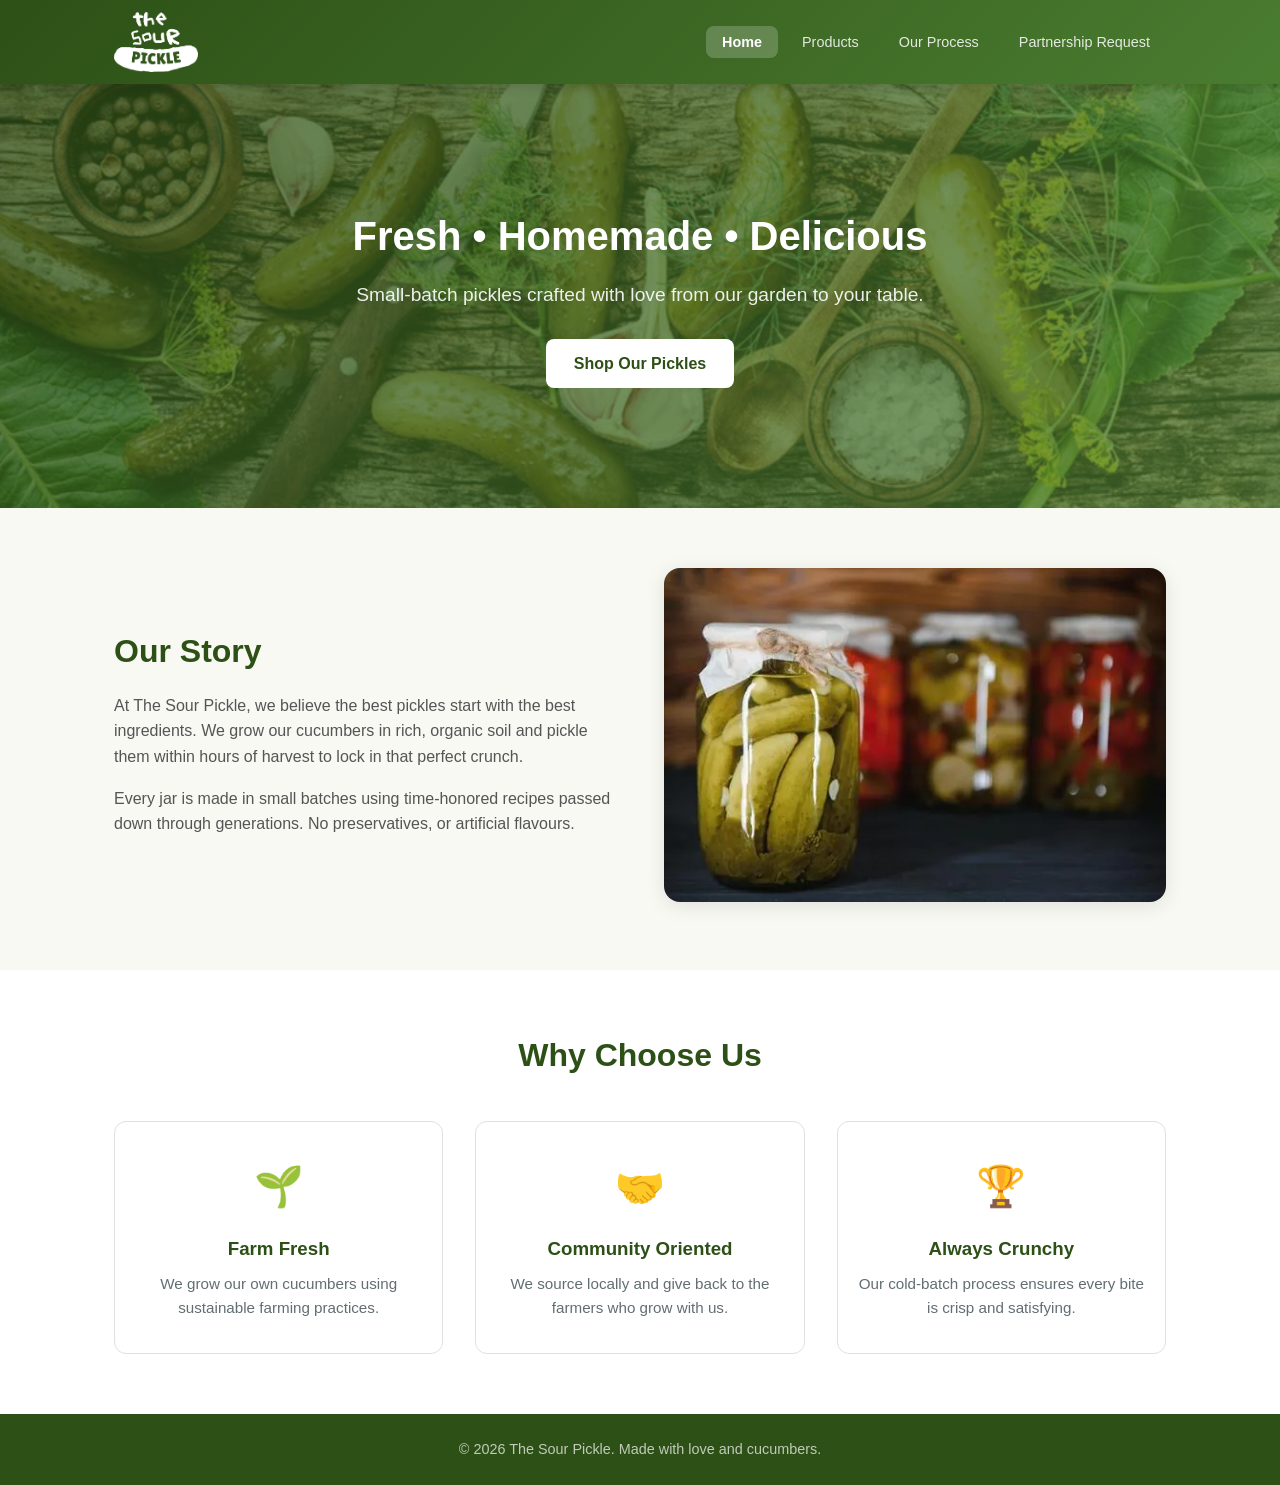
<file: index.html>
<!doctype html>
<html lang="en">
  <head>
    <meta charset="UTF-8" />
    <meta name="viewport" content="width=device-width, initial-scale=1.0" />
    <title>The Sour Pickle - Home</title>
    <link rel="stylesheet" href="style.css" />
  </head>
  <body>
    <header>
      <div class="container">
        <div class="logo">
          <a href="index.html"
            ><img src="media/logo.png" alt="The Sour Pickle" class="logo-img"
          /></a>
        </div>
        <nav>
          <ul>
            <li><a href="index.html" class="active">Home</a></li>
            <li><a href="products.html">Products</a></li>
            <li><a href="process.html">Our Process</a></li>
            <li><a href="contact.html">Partnership Request</a></li>
          </ul>
        </nav>
      </div>
    </header>

    <main>
      <section id="hero">
        <img
          src="media/header.webp"
          alt="The Sour Pickle banner"
          class="hero-bg"
        />
        <div class="container">
          <div class="hero-content">
            <h2>Fresh • Homemade • Delicious</h2>
            <p>
              Small-batch pickles crafted with love from our garden to your
              table.
            </p>
            <a href="products.html" class="btn">Shop Our Pickles</a>
          </div>
        </div>
      </section>

      <section id="about" class="section">
        <div class="container">
          <div class="about-grid">
            <div class="about-text">
              <h2>Our Story</h2>
              <p>
                At The Sour Pickle, we believe the best pickles start with the
                best ingredients. We grow our cucumbers in rich, organic soil
                and pickle them within hours of harvest to lock in that perfect
                crunch.
              </p>
              <p>
                Every jar is made in small batches using time-honored recipes
                passed down through generations. No preservatives, or artificial
                flavours.
              </p>
            </div>
            <div class="about-image">
              <img
                src="media/pickles.webp"
                alt="Our fresh pickles"
                class="about-img"
              />
            </div>
          </div>
        </div>
      </section>

      <section class="features section">
        <div class="container">
          <h2>Why Choose Us</h2>
          <div class="feature-grid">
            <div class="feature-card">
              <span class="feature-icon">🌱</span>
              <h3>Farm Fresh</h3>
              <p>
                We grow our own cucumbers using sustainable farming practices.
              </p>
            </div>
            <div class="feature-card">
              <span class="feature-icon">🤝</span>
              <h3>Community Oriented</h3>
              <p>
                We source locally and give back to the farmers who grow with us.
              </p>
            </div>
            <div class="feature-card">
              <span class="feature-icon">🏆</span>
              <h3>Always Crunchy</h3>
              <p>
                Our cold-batch process ensures every bite is crisp and
                satisfying.
              </p>
            </div>
          </div>
        </div>
      </section>
    </main>

    <footer>
      <div class="container">
        <p>&copy; 2026 The Sour Pickle. Made with love and cucumbers.</p>
      </div>
    </footer>

    <script src="script.js"></script>
  </body>
</html>
</file>
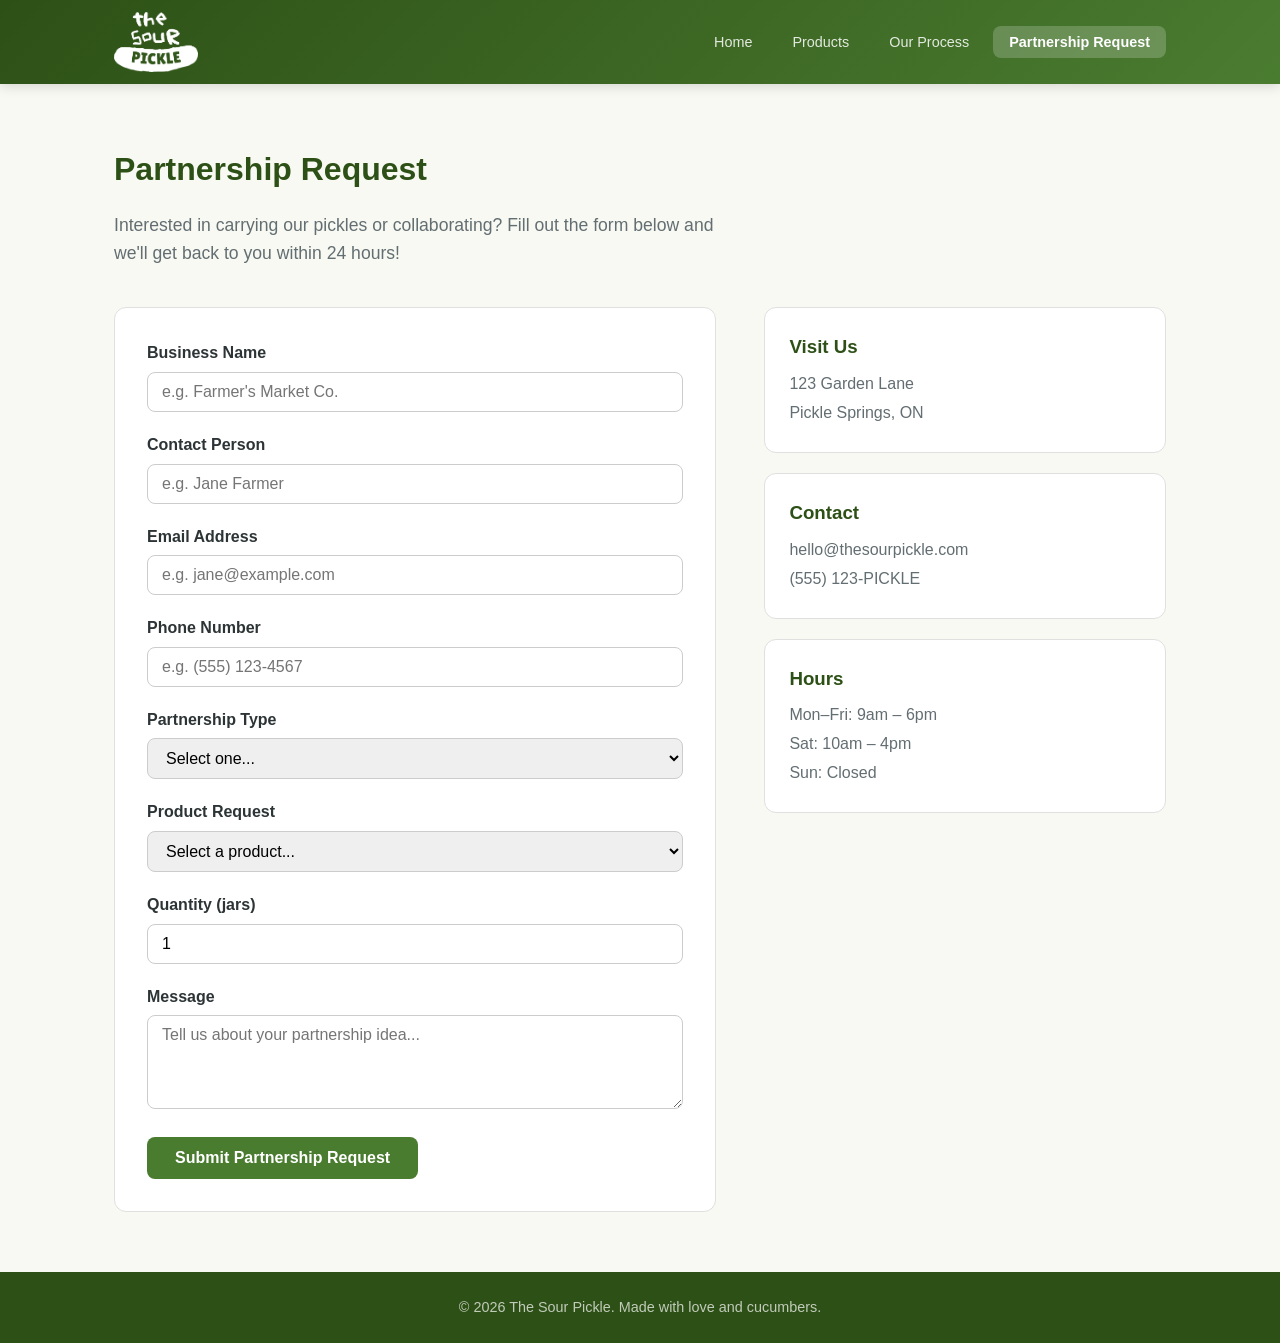
<file: contact.html>
<!DOCTYPE html>
<html lang="en">
<head>
  <meta charset="UTF-8">
  <meta name="viewport" content="width=device-width, initial-scale=1.0">
  <title>The Sour Pickle - Partnership Request</title>
  <link rel="stylesheet" href="style.css">
</head>
<body>
  <header>
    <div class="container">
      <div class="logo">
        <a href="index.html"><img src="media/logo.png" alt="The Sour Pickle" class="logo-img"></a>
      </div>
      <nav>
        <ul>
          <li><a href="index.html">Home</a></li>
          <li><a href="products.html">Products</a></li>
          <li><a href="process.html">Our Process</a></li>
          <li><a href="contact.html" class="active">Partnership Request</a></li>
        </ul>
      </nav>
    </div>
  </header>

  <main>
    <section class="section">
      <div class="container">
        <h2>Partnership Request</h2>
        <p class="section-subtitle">Interested in carrying our pickles or collaborating? Fill out the form below and we'll get back to you within 24 hours!</p>

        <div class="contact-grid">
          <div class="contact-form-container">
            <form id="partner-form">
              <div class="form-group">
                <label for="business-name">Business Name</label>
                <input type="text" id="business-name" name="business" required placeholder="e.g. Farmer's Market Co.">
              </div>

              <div class="form-group">
                <label for="customer-name">Contact Person</label>
                <input type="text" id="customer-name" name="name" required placeholder="e.g. Jane Farmer">
              </div>

              <div class="form-group">
                <label for="customer-email">Email Address</label>
                <input type="email" id="customer-email" name="email" required placeholder="e.g. jane@example.com">
              </div>

              <div class="form-group">
                <label for="customer-phone">Phone Number</label>
                <input type="tel" id="customer-phone" name="phone" placeholder="e.g. (555) 123-4567">
              </div>

              <div class="form-group">
                <label for="partner-type">Partnership Type</label>
                <select id="partner-type" name="type">
                  <option value="">Select one...</option>
                  <option value="Retail Partnership">Retail Partnership</option>
                  <option value="Wholesale Order">Wholesale Order</option>
                  <option value="Event Collaboration">Event Collaboration</option>
                  <option value="Catering Inquiry">Catering Inquiry</option>
                  <option value="Other">Other</option>
                </select>
              </div>

              <div class="form-group">
                <label for="product-select">Product Request</label>
                <select id="product-select" name="product">
                  <option value="">Select a product...</option>
                  <option value="Classic Dill">Classic Dill</option>
                  <option value="Pickled Cherry Tomatoes">Pickled Cherry Tomatoes</option>
                  <option value="Pickled Beets and Onions">Pickled Beets and Onions</option>
                  <option value="Pickled Daikon and Carrots">Pickled Daikon and Carrots</option>
                </select>
              </div>

              <div class="form-group">
                <label for="order-quantity">Quantity (jars)</label>
                <input type="number" id="order-quantity" name="quantity" min="1" max="50" value="1">
              </div>

              <div class="form-group">
                <label for="comments">Message</label>
                <textarea id="comments" name="comments" rows="4" placeholder="Tell us about your partnership idea..."></textarea>
              </div>

              <button type="submit" id="submit-partner" class="btn">Submit Partnership Request</button>
            </form>
          </div>

          <div class="contact-info">
            <div class="info-card">
              <h3>Visit Us</h3>
              <p>123 Garden Lane<br>Pickle Springs, ON</p>
            </div>
            <div class="info-card">
              <h3>Contact</h3>
              <p>hello@thesourpickle.com<br>(555) 123-PICKLE</p>
            </div>
            <div class="info-card">
              <h3>Hours</h3>
              <p>Mon–Fri: 9am – 6pm<br>Sat: 10am – 4pm<br>Sun: Closed</p>
            </div>
          </div>
        </div>

        <div id="confirmation-message" class="confirmation-hidden"></div>
      </div>
    </section>
  </main>

  <footer>
    <div class="container">
      <p>&copy; 2026 The Sour Pickle. Made with love and cucumbers.</p>
    </div>
  </footer>

  <script src="script.js"></script>
</body>
</html>
</file>
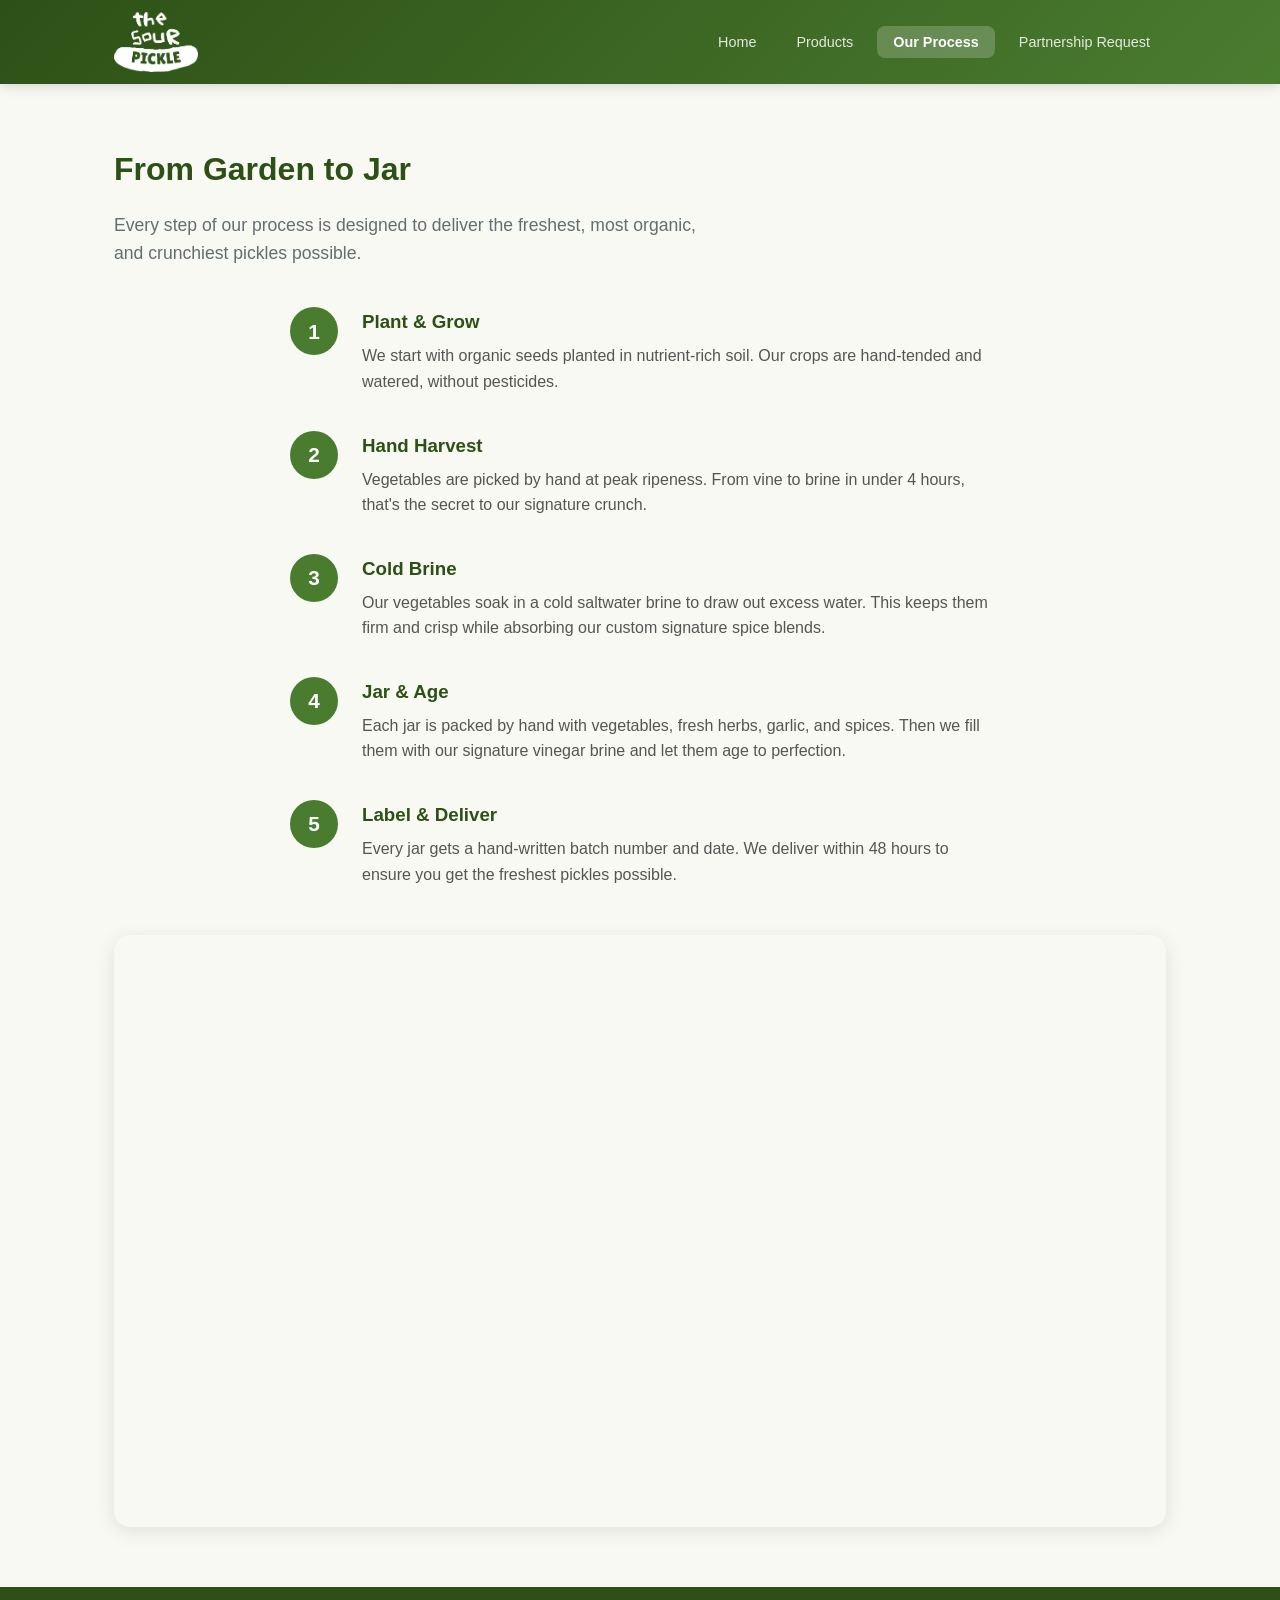
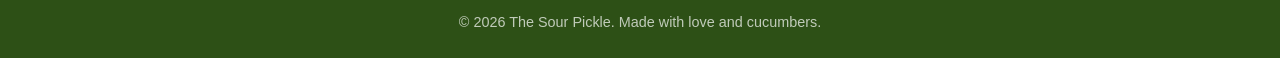
<file: process.html>
<!doctype html>
<html lang="en">
  <head>
    <meta charset="UTF-8" />
    <meta name="viewport" content="width=device-width, initial-scale=1.0" />
    <title>The Sour Pickle - Our Process</title>
    <link rel="stylesheet" href="style.css" />
  </head>
  <body>
    <header>
      <div class="container">
        <div class="logo">
          <a href="index.html"
            ><img src="media/logo.png" alt="The Sour Pickle" class="logo-img"
          /></a>
        </div>
        <nav>
          <ul>
            <li><a href="index.html">Home</a></li>
            <li><a href="products.html">Products</a></li>
            <li><a href="process.html" class="active">Our Process</a></li>
            <li><a href="contact.html">Partnership Request</a></li>
          </ul>
        </nav>
      </div>
    </header>

    <main>
      <section class="section">
        <div class="container">
          <h2>From Garden to Jar</h2>
          <p class="section-subtitle">
            Every step of our process is designed to deliver the freshest, most
            organic, and crunchiest pickles possible.
          </p>

          <div class="process-steps">
            <div class="step">
              <div class="step-number">1</div>
              <div class="step-content">
                <h3>Plant & Grow</h3>
                <p>
                  We start with organic seeds planted in nutrient-rich soil. Our
                  crops are hand-tended and watered, without pesticides.
                </p>
              </div>
            </div>

            <div class="step">
              <div class="step-number">2</div>
              <div class="step-content">
                <h3>Hand Harvest</h3>
                <p>
                  Vegetables are picked by hand at peak ripeness. From vine to
                  brine in under 4 hours, that's the secret to our signature
                  crunch.
                </p>
              </div>
            </div>

            <div class="step">
              <div class="step-number">3</div>
              <div class="step-content">
                <h3>Cold Brine</h3>
                <p>
                  Our vegetables soak in a cold saltwater brine to draw out
                  excess water. This keeps them firm and crisp while absorbing
                  our custom signature spice blends.
                </p>
              </div>
            </div>

            <div class="step">
              <div class="step-number">4</div>
              <div class="step-content">
                <h3>Jar & Age</h3>
                <p>
                  Each jar is packed by hand with vegetables, fresh herbs,
                  garlic, and spices. Then we fill them with our signature
                  vinegar brine and let them age to perfection.
                </p>
              </div>
            </div>

            <div class="step">
              <div class="step-number">5</div>
              <div class="step-content">
                <h3>Label & Deliver</h3>
                <p>
                  Every jar gets a hand-written batch number and date. We
                  deliver within 48 hours to ensure you get the freshest pickles
                  possible.
                </p>
              </div>
            </div>
          </div>

          <div class="video-wrapper">
            <iframe src="https://www.youtube.com/embed/cxHvciP6WhE" title="Pickle making process" frameborder="0" allow="accelerometer; autoplay; clipboard-write; encrypted-media; gyroscope; picture-in-picture" allowfullscreen></iframe>
          </div>
        </div>
      </section>
    </main>

    <footer>
      <div class="container">
        <p>&copy; 2026 The Sour Pickle. Made with love and cucumbers.</p>
      </div>
    </footer>

    <script src="script.js"></script>
  </body>
</html>
</file>
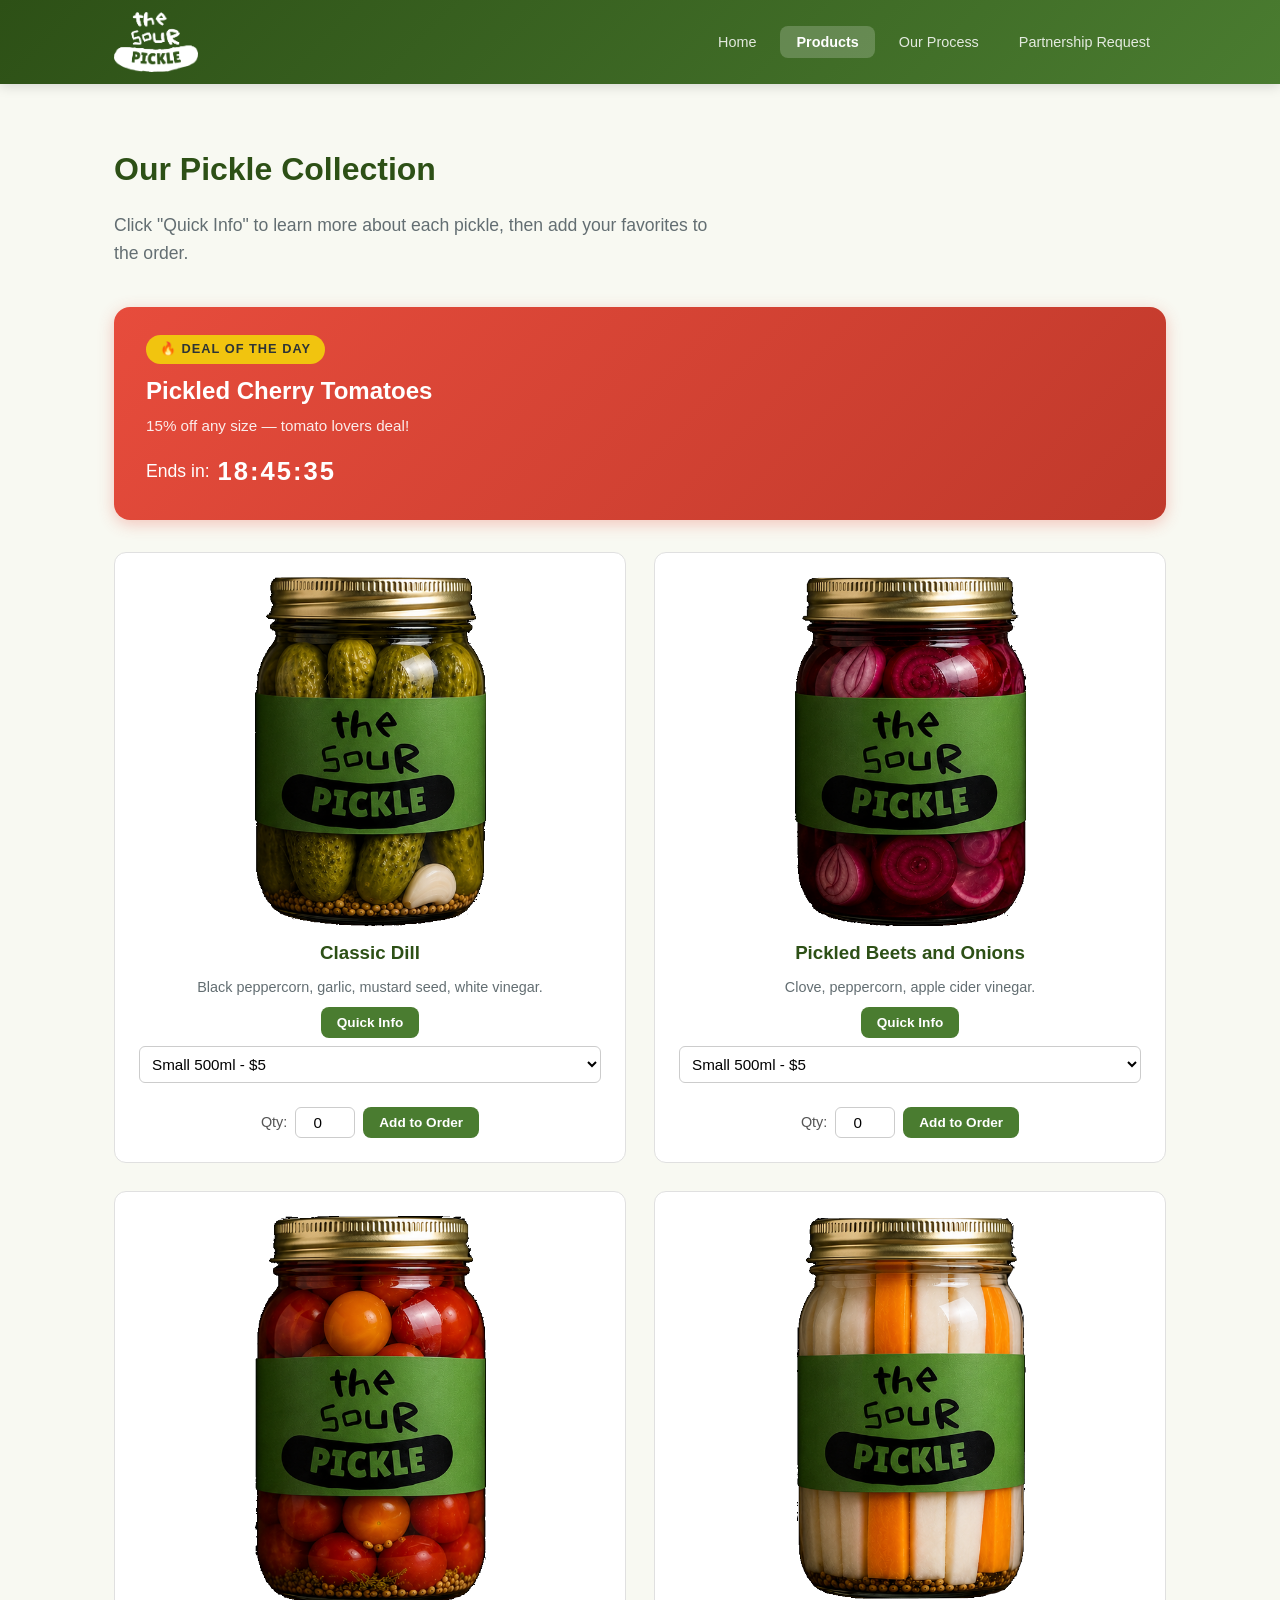
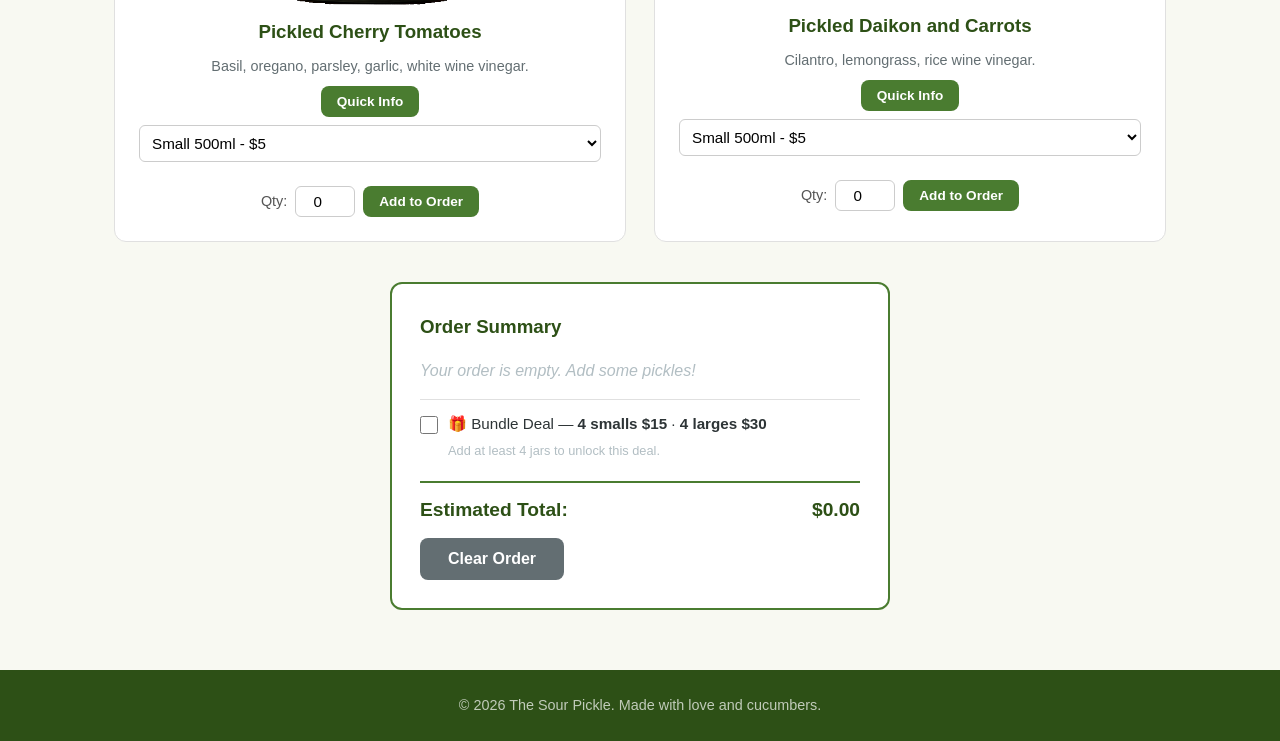
<file: products.html>
<!DOCTYPE html>
<html lang="en">
<head>
  <meta charset="UTF-8">
  <meta name="viewport" content="width=device-width, initial-scale=1.0">
  <title>The Sour Pickle - Products</title>
  <link rel="stylesheet" href="style.css">
</head>
<body>
  <header>
    <div class="container">
      <div class="logo">
        <a href="index.html"><img src="media/logo.png" alt="The Sour Pickle" class="logo-img"></a>
      </div>
      <nav>
        <ul>
          <li><a href="index.html">Home</a></li>
          <li><a href="products.html" class="active">Products</a></li>
          <li><a href="process.html">Our Process</a></li>
          <li><a href="contact.html">Partnership Request</a></li>
        </ul>
      </nav>
    </div>
  </header>

  <main>
    <section class="section">
      <div class="container">
        <h2>Our Pickle Collection</h2>
        <p class="section-subtitle">Click "Quick Info" to learn more about each pickle, then add your favorites to the order.</p>

        <div id="deal-of-day" class="deal-banner">
          <div class="deal-content">
            <span class="deal-badge">🔥 Deal of the Day</span>
            <h3 id="deal-product">Classic Dill</h3>
            <p id="deal-desc">15% off any size — grab today's special!</p>
            <div class="deal-timer">
              <span>Ends in:</span>
              <span id="timer-display">00:00:00</span>
            </div>
          </div>
        </div>

        <div class="products-grid" id="products-grid">
          <div class="product-card" data-id="classic-dill">
            <div class="product-image">
              <img src="media/dillpickle.png" alt="Classic Dill" class="product-img">
            </div>
            <h3>Classic Dill</h3>
            <p class="product-desc">Black peppercorn, garlic, mustard seed, white vinegar.</p>
            <div class="product-info-hidden" id="info-classic-dill">
              <p>Ingredients: Black peppercorn, garlic, mustard seed, white vinegar. Aged 14 days for classic dill flavor.</p>
            </div>
            <button class="btn btn-small info-btn" data-target="info-classic-dill">Quick Info</button>
            <div class="product-size">
              <select id="size-classic-dill" class="size-select">
                <option value="500ml" data-price="5">Small 500ml - $5</option>
                <option value="1L" data-price="10">Large 1L - $10</option>
              </select>
            </div>
            <div class="product-order">
              <label for="qty-classic-dill">Qty:</label>
              <input type="number" id="qty-classic-dill" class="qty-input" value="0" min="0" max="99">
              <button class="btn btn-small add-btn" data-name="Classic Dill" data-qty="qty-classic-dill" data-size="size-classic-dill">Add to Order</button>
            </div>
          </div>

          <div class="product-card" data-id="bread-butter">
            <div class="product-image">
              <img src="media/beetsandonion.png" alt="Pickled Beets and Onions" class="product-img">
            </div>
            <h3>Pickled Beets and Onions</h3>
            <p class="product-desc">Clove, peppercorn, apple cider vinegar.</p>
            <div class="product-info-hidden" id="info-bread-butter">
              <p>Ingredients: Clove, peppercorn, apple cider vinegar. Sweet and tangy pickled beets and onions.</p>
            </div>
            <button class="btn btn-small info-btn" data-target="info-bread-butter">Quick Info</button>
            <div class="product-size">
              <select id="size-bread-butter" class="size-select">
                <option value="500ml" data-price="5">Small 500ml - $5</option>
                <option value="1L" data-price="10">Large 1L - $10</option>
              </select>
            </div>
            <div class="product-order">
              <label for="qty-bread-butter">Qty:</label>
              <input type="number" id="qty-bread-butter" class="qty-input" value="0" min="0" max="99">
              <button class="btn btn-small add-btn" data-name="Pickled Beets and Onions" data-qty="qty-bread-butter" data-size="size-bread-butter">Add to Order</button>
            </div>
          </div>

          <div class="product-card" data-id="spicy-garlic">
            <div class="product-image">
              <img src="media/cherrytomato.png" alt="Pickled Cherry Tomatoes" class="product-img">
            </div>
            <h3>Pickled Cherry Tomatoes</h3>
            <p class="product-desc">Basil, oregano, parsley, garlic, white wine vinegar.</p>
            <div class="product-info-hidden" id="info-spicy-garlic">
              <p>Ingredients: Basil, oregano, parsley, garlic, white wine vinegar. A bright and herby pickled tomato.</p>
            </div>
            <button class="btn btn-small info-btn" data-target="info-spicy-garlic">Quick Info</button>
            <div class="product-size">
              <select id="size-spicy-garlic" class="size-select">
                <option value="500ml" data-price="5">Small 500ml - $5</option>
                <option value="1L" data-price="10">Large 1L - $10</option>
              </select>
            </div>
            <div class="product-order">
              <label for="qty-spicy-garlic">Qty:</label>
              <input type="number" id="qty-spicy-garlic" class="qty-input" value="0" min="0" max="99">
              <button class="btn btn-small add-btn" data-name="Pickled Cherry Tomatoes" data-qty="qty-spicy-garlic" data-size="size-spicy-garlic">Add to Order</button>
            </div>
          </div>

          <div class="product-card" data-id="sour-kosher">
            <div class="product-image">
              <img src="media/daikonandcarrot.png" alt="Pickled Daikon and Carrots" class="product-img">
            </div>
            <h3>Pickled Daikon and Carrots</h3>
            <p class="product-desc">Cilantro, lemongrass, rice wine vinegar.</p>
            <div class="product-info-hidden" id="info-sour-kosher">
              <p>Ingredients: Cilantro, lemongrass, rice wine vinegar. A crisp and refreshing pickled daikon and carrot blend.</p>
            </div>
            <button class="btn btn-small info-btn" data-target="info-sour-kosher">Quick Info</button>
            <div class="product-size">
              <select id="size-sour-kosher" class="size-select">
                <option value="500ml" data-price="5">Small 500ml - $5</option>
                <option value="1L" data-price="10">Large 1L - $10</option>
              </select>
            </div>
            <div class="product-order">
              <label for="qty-sour-kosher">Qty:</label>
              <input type="number" id="qty-sour-kosher" class="qty-input" value="0" min="0" max="99">
              <button class="btn btn-small add-btn" data-name="Pickled Daikon and Carrots" data-qty="qty-sour-kosher" data-size="size-sour-kosher">Add to Order</button>
            </div>
          </div>
        </div>

        <div id="order-summary" class="order-summary">
          <h3>Order Summary</h3>
          <div id="order-items">
            <p class="empty-order">Your order is empty. Add some pickles!</p>
          </div>
          <div class="bundle-deal" id="bundle-section">
            <label class="bundle-toggle">
              <input type="checkbox" id="bundle-check">
              <span class="bundle-label">🎁 Bundle Deal — <strong>4 smalls $15</strong> · <strong>4 larges $30</strong> <span id="bundle-savings"></span></span>
            </label>
            <p class="bundle-hint" id="bundle-hint">Add at least 4 jars to unlock this deal.</p>
          </div>
          <div class="order-total">
            <span>Estimated Total:</span>
            <span id="total-display">$0.00</span>
          </div>
          <button id="clear-order" class="btn btn-secondary">Clear Order</button>
        </div>
      </div>
    </section>
  </main>

  <footer>
    <div class="container">
      <p>&copy; 2026 The Sour Pickle. Made with love and cucumbers.</p>
    </div>
  </footer>

  <script src="script.js"></script>
</body>
</html>
</file>
<file: style.css>
* {
  margin: 0;
  padding: 0;
  box-sizing: border-box;
}

body {
  font-family: 'Segoe UI', Tahoma, Geneva, Verdana, sans-serif;
  line-height: 1.6;
  color: #2d3436;
  background-color: #f8f9f2;
}

.container {
  max-width: 1100px;
  margin: 0 auto;
  padding: 0 24px;
}

header {
  background: linear-gradient(135deg, #2d5016, #4a7c30);
  color: white;
  padding: 12px 0;
  position: sticky;
  top: 0;
  z-index: 100;
  box-shadow: 0 2px 12px rgba(0, 0, 0, 0.15);
}

header .container {
  display: flex;
  justify-content: space-between;
  align-items: center;
  flex-wrap: wrap;
  gap: 4px;
}

.logo {
  line-height: 0;
}

.logo-img {
  height: 60px;
  width: auto;
  display: block;
}

nav ul {
  list-style: none;
  display: flex;
  gap: 8px;
  flex-wrap: wrap;
}

nav a {
  color: rgba(255, 255, 255, 0.85);
  text-decoration: none;
  padding: 8px 16px;
  border-radius: 8px;
  font-weight: 500;
  font-size: 0.9rem;
  transition: background 0.2s, color 0.2s;
}

nav a:hover {
  background: rgba(255, 255, 255, 0.15);
  color: white;
}

nav a.active {
  background: rgba(255, 255, 255, 0.2);
  color: white;
  font-weight: 600;
}

main {
  min-height: calc(100vh - 140px);
}

.section {
  padding: 60px 0;
}

h2 {
  font-size: 2rem;
  color: #2d5016;
  margin-bottom: 16px;
}

.section-subtitle {
  font-size: 1.1rem;
  color: #636e72;
  margin-bottom: 40px;
  max-width: 600px;
}

.btn {
  display: inline-block;
  background: #4a7c30;
  color: white;
  padding: 12px 28px;
  border: none;
  border-radius: 8px;
  font-size: 1rem;
  font-weight: 600;
  cursor: pointer;
  text-decoration: none;
  transition: background 0.2s, transform 0.1s;
}

.btn:hover {
  background: #2d5016;
  transform: translateY(-1px);
}

.btn:active {
  transform: translateY(0);
}

.btn-small {
  padding: 8px 16px;
  font-size: 0.85rem;
}

.btn-secondary {
  background: #636e72;
}

.btn-secondary:hover {
  background: #2d3436;
}

#hero {
  position: relative;
  color: white;
  padding: 120px 0;
  text-align: center;
  overflow: hidden;
}

.hero-bg {
  position: absolute;
  inset: 0;
  width: 100%;
  height: 100%;
  object-fit: cover;
}

#hero::after {
  content: '';
  position: absolute;
  inset: 0;
  background: linear-gradient(135deg, rgba(45, 80, 22, 0.75), rgba(74, 124, 48, 0.7));
  z-index: 1;
}

#hero .container {
  position: relative;
  z-index: 2;
}

.hero-content h2 {
  font-size: 2.5rem;
  color: white;
  margin-bottom: 12px;
}

.hero-content p {
  font-size: 1.2rem;
  opacity: 0.9;
  margin-bottom: 28px;
}

.hero-content .btn {
  background: white;
  color: #2d5016;
}

.hero-content .btn:hover {
  background: #f0f0f0;
}

.about-grid {
  display: grid;
  grid-template-columns: 1fr 1fr;
  gap: 48px;
  align-items: center;
}

.about-text p {
  margin-bottom: 16px;
  color: #555;
}

.about-img {
  width: 100%;
  height: auto;
  border-radius: 16px;
  box-shadow: 0 4px 20px rgba(0, 0, 0, 0.1);
}

.features {
  background: white;
}

.features h2 {
  text-align: center;
  margin-bottom: 40px;
}

.feature-grid {
  display: grid;
  grid-template-columns: repeat(3, 1fr);
  gap: 32px;
}

.feature-card {
  text-align: center;
  padding: 32px 20px;
  border: 1px solid #e0e0e0;
  border-radius: 12px;
  transition: box-shadow 0.2s, transform 0.2s;
}

.feature-card:hover {
  box-shadow: 0 4px 20px rgba(0, 0, 0, 0.08);
  transform: translateY(-4px);
}

.feature-icon {
  font-size: 2.5rem;
  display: block;
  margin-bottom: 16px;
}

.feature-card h3 {
  margin-bottom: 8px;
  color: #2d5016;
}

.feature-card p {
  color: #636e72;
  font-size: 0.95rem;
}

.deal-banner {
  background: linear-gradient(135deg, #e74c3c, #c0392b);
  color: white;
  border-radius: 16px;
  padding: 28px 32px;
  margin-bottom: 32px;
  display: flex;
  align-items: center;
  justify-content: space-between;
  box-shadow: 0 4px 16px rgba(231, 76, 60, 0.3);
}

.deal-badge {
  display: inline-block;
  background: #f1c40f;
  color: #2d3436;
  padding: 4px 14px;
  border-radius: 20px;
  font-size: 0.8rem;
  font-weight: 700;
  text-transform: uppercase;
  letter-spacing: 1px;
  margin-bottom: 8px;
}

.deal-content h3 {
  font-size: 1.5rem;
  margin-bottom: 4px;
}

.deal-content p {
  opacity: 0.9;
  font-size: 0.95rem;
  margin-bottom: 12px;
}

.deal-timer {
  display: flex;
  align-items: center;
  gap: 8px;
  font-size: 1.1rem;
}

#timer-display {
  font-size: 1.6rem;
  font-weight: 700;
  font-variant-numeric: tabular-nums;
  letter-spacing: 2px;
}

.products-grid {
  display: grid;
  grid-template-columns: 1fr 1fr;
  gap: 28px;
  margin-bottom: 40px;
}

.product-card {
  background: white;
  border: 1px solid #e0e0e0;
  border-radius: 12px;
  padding: 24px;
  text-align: center;
  transition: box-shadow 0.2s;
}

.product-card:hover {
  box-shadow: 0 4px 20px rgba(0, 0, 0, 0.08);
}

.product-image {
  margin-bottom: 12px;
}

.product-img {
  width: 50%;
  height: auto;
  display: block;
  margin: 0 auto;
  border-radius: 8px;
}

.product-card h3 {
  color: #2d5016;
  margin-bottom: 8px;
}

.product-desc {
  font-size: 0.9rem;
  color: #636e72;
  margin-bottom: 8px;
}

.product-price {
  font-size: 1.3rem;
  font-weight: 700;
  color: #2d5016;
  margin-bottom: 8px;
}

.size-select {
  width: 100%;
  padding: 8px;
  border: 1px solid #ccc;
  border-radius: 6px;
  font-size: 0.95rem;
  font-family: inherit;
  background: white;
  margin-bottom: 8px;
}

.size-select:focus {
  outline: none;
  border-color: #4a7c30;
  box-shadow: 0 0 0 2px rgba(74, 124, 48, 0.2);
}

.product-info-hidden {
  display: none;
  background: #f8f9f2;
  border: 1px solid #4a7c30;
  border-radius: 8px;
  padding: 12px;
  margin: 12px 0;
  font-size: 0.9rem;
  color: #555;
}

.product-info-hidden.visible {
  display: block;
}

.info-btn {
  margin-bottom: 8px;
}

.product-size {
  margin-bottom: 4px;
}

.product-order {
  margin-top: 16px;
  display: flex;
  align-items: center;
  justify-content: center;
  gap: 8px;
}

.product-order label {
  font-size: 0.9rem;
  font-weight: 500;
  color: #555;
}

.qty-input {
  width: 60px;
  padding: 6px 8px;
  border: 1px solid #ccc;
  border-radius: 6px;
  font-size: 0.95rem;
  text-align: center;
}

.qty-input:focus {
  outline: none;
  border-color: #4a7c30;
  box-shadow: 0 0 0 2px rgba(74, 124, 48, 0.2);
}

.order-summary {
  background: white;
  border: 2px solid #4a7c30;
  border-radius: 12px;
  padding: 28px;
  max-width: 500px;
  margin: 0 auto;
}

.order-summary h3 {
  color: #2d5016;
  margin-bottom: 16px;
}

#order-items {
  margin-bottom: 16px;
}

.order-item {
  display: flex;
  justify-content: space-between;
  padding: 8px 0;
  border-bottom: 1px solid #e0e0e0;
  font-size: 0.95rem;
}

.order-item:last-child {
  border-bottom: none;
}

.bundle-deal {
  padding: 12px 0;
  border-top: 1px solid #e0e0e0;
  margin-top: 8px;
}

.bundle-toggle {
  display: flex;
  align-items: center;
  gap: 10px;
  cursor: pointer;
  font-size: 0.95rem;
}

.bundle-toggle input {
  width: 18px;
  height: 18px;
  accent-color: #4a7c30;
  cursor: pointer;
}

.bundle-toggle input:disabled {
  opacity: 0.4;
  cursor: not-allowed;
}

.bundle-label {
  color: #2d3436;
}

#bundle-savings {
  color: #e74c3c;
  font-weight: 700;
  font-size: 0.9rem;
}

.bundle-hint {
  font-size: 0.8rem;
  color: #b2bec3;
  margin-top: 4px;
  margin-left: 28px;
}

.order-total {
  display: flex;
  justify-content: space-between;
  font-size: 1.2rem;
  font-weight: 700;
  color: #2d5016;
  padding: 12px 0;
  border-top: 2px solid #4a7c30;
  margin-top: 8px;
}

.empty-order {
  color: #b2bec3;
  font-style: italic;
}

.process-steps {
  max-width: 700px;
  margin: 0 auto;
}

.step {
  display: flex;
  gap: 24px;
  margin-bottom: 36px;
  align-items: flex-start;
}

.step-number {
  background: #4a7c30;
  color: white;
  width: 48px;
  height: 48px;
  border-radius: 50%;
  display: flex;
  align-items: center;
  justify-content: center;
  font-size: 1.3rem;
  font-weight: 700;
  flex-shrink: 0;
}

.step-content h3 {
  color: #2d5016;
  margin-bottom: 6px;
}

.step-content p {
  color: #555;
}

.video-wrapper {
  margin-top: 48px;
  position: relative;
  padding-bottom: 56.25%;
  height: 0;
  overflow: hidden;
  border-radius: 16px;
  box-shadow: 0 4px 20px rgba(0, 0, 0, 0.1);
}

.video-wrapper iframe {
  position: absolute;
  inset: 0;
  width: 100%;
  height: 100%;
}

.contact-grid {
  display: grid;
  grid-template-columns: 1.5fr 1fr;
  gap: 48px;
}

.contact-form-container {
  background: white;
  border: 1px solid #e0e0e0;
  border-radius: 12px;
  padding: 32px;
}

.form-group {
  margin-bottom: 20px;
}

.form-group label {
  display: block;
  font-weight: 600;
  margin-bottom: 6px;
  color: #2d3436;
}

.form-group input,
.form-group select,
.form-group textarea {
  width: 100%;
  padding: 10px 14px;
  border: 1px solid #ccc;
  border-radius: 8px;
  font-size: 1rem;
  font-family: inherit;
  transition: border-color 0.2s, box-shadow 0.2s;
}

.form-group input:focus,
.form-group select:focus,
.form-group textarea:focus {
  outline: none;
  border-color: #4a7c30;
  box-shadow: 0 0 0 2px rgba(74, 124, 48, 0.2);
}

.form-group textarea {
  resize: vertical;
}

.contact-info {
  display: flex;
  flex-direction: column;
  gap: 20px;
}

.info-card {
  background: white;
  border: 1px solid #e0e0e0;
  border-radius: 12px;
  padding: 24px;
}

.info-card h3 {
  color: #2d5016;
  margin-bottom: 8px;
}

.info-card p {
  color: #636e72;
  line-height: 1.8;
}

.confirmation-hidden {
  display: none;
  margin-top: 28px;
  padding: 24px 32px;
  background: #d4edda;
  border: 2px solid #4a7c30;
  border-radius: 12px;
  text-align: center;
}

.confirmation-hidden.visible {
  display: block;
}

.confirmation-hidden h3 {
  color: #2d5016;
  margin-bottom: 8px;
}

.confirmation-hidden p {
  color: #555;
}

footer {
  background: #2d5016;
  color: rgba(255, 255, 255, 0.7);
  text-align: center;
  padding: 24px 0;
  font-size: 0.9rem;
}

@media (max-width: 768px) {
  header .container {
    flex-direction: column;
    text-align: center;
  }

  .about-grid {
    grid-template-columns: 1fr;
  }

  .feature-grid {
    grid-template-columns: 1fr;
  }

  .contact-grid {
    grid-template-columns: 1fr;
  }

  .hero-content h2 {
    font-size: 1.8rem;
  }

  .step {
    flex-direction: column;
    align-items: center;
    text-align: center;
  }
}
</file>
